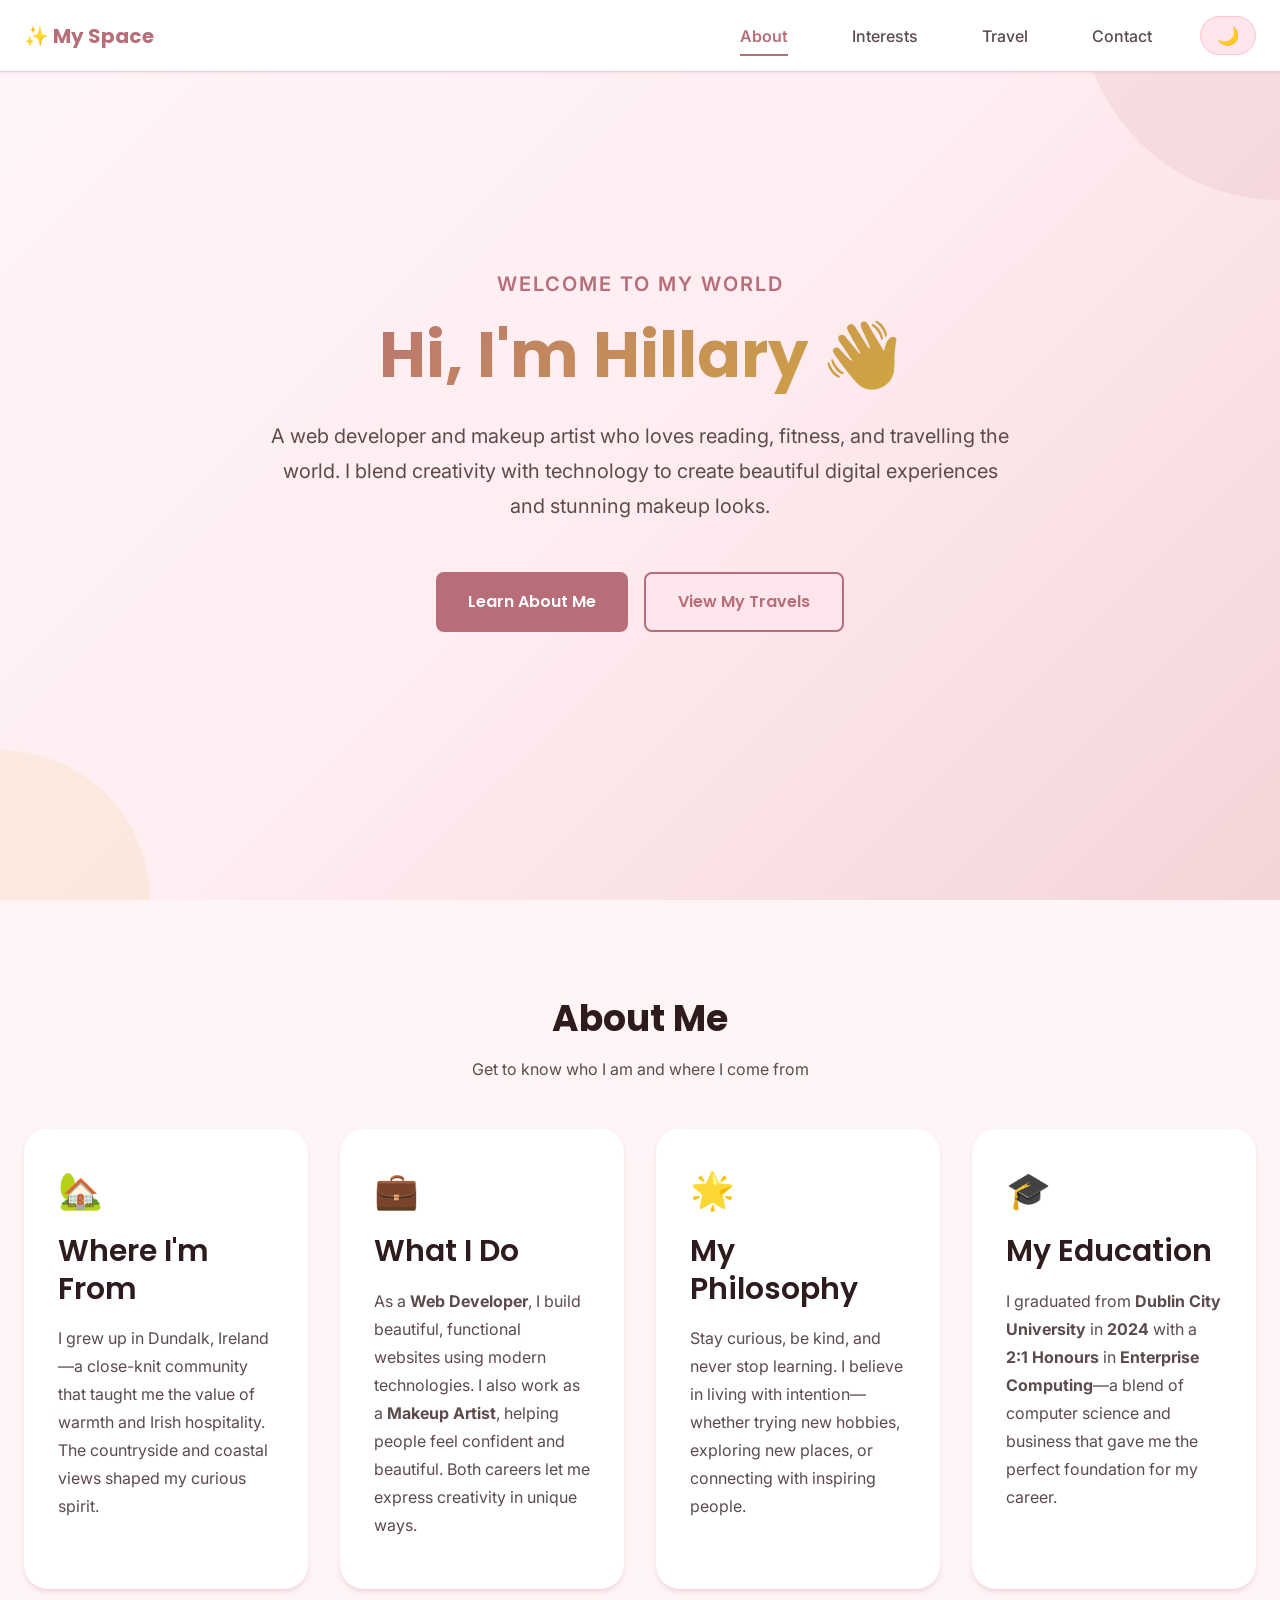
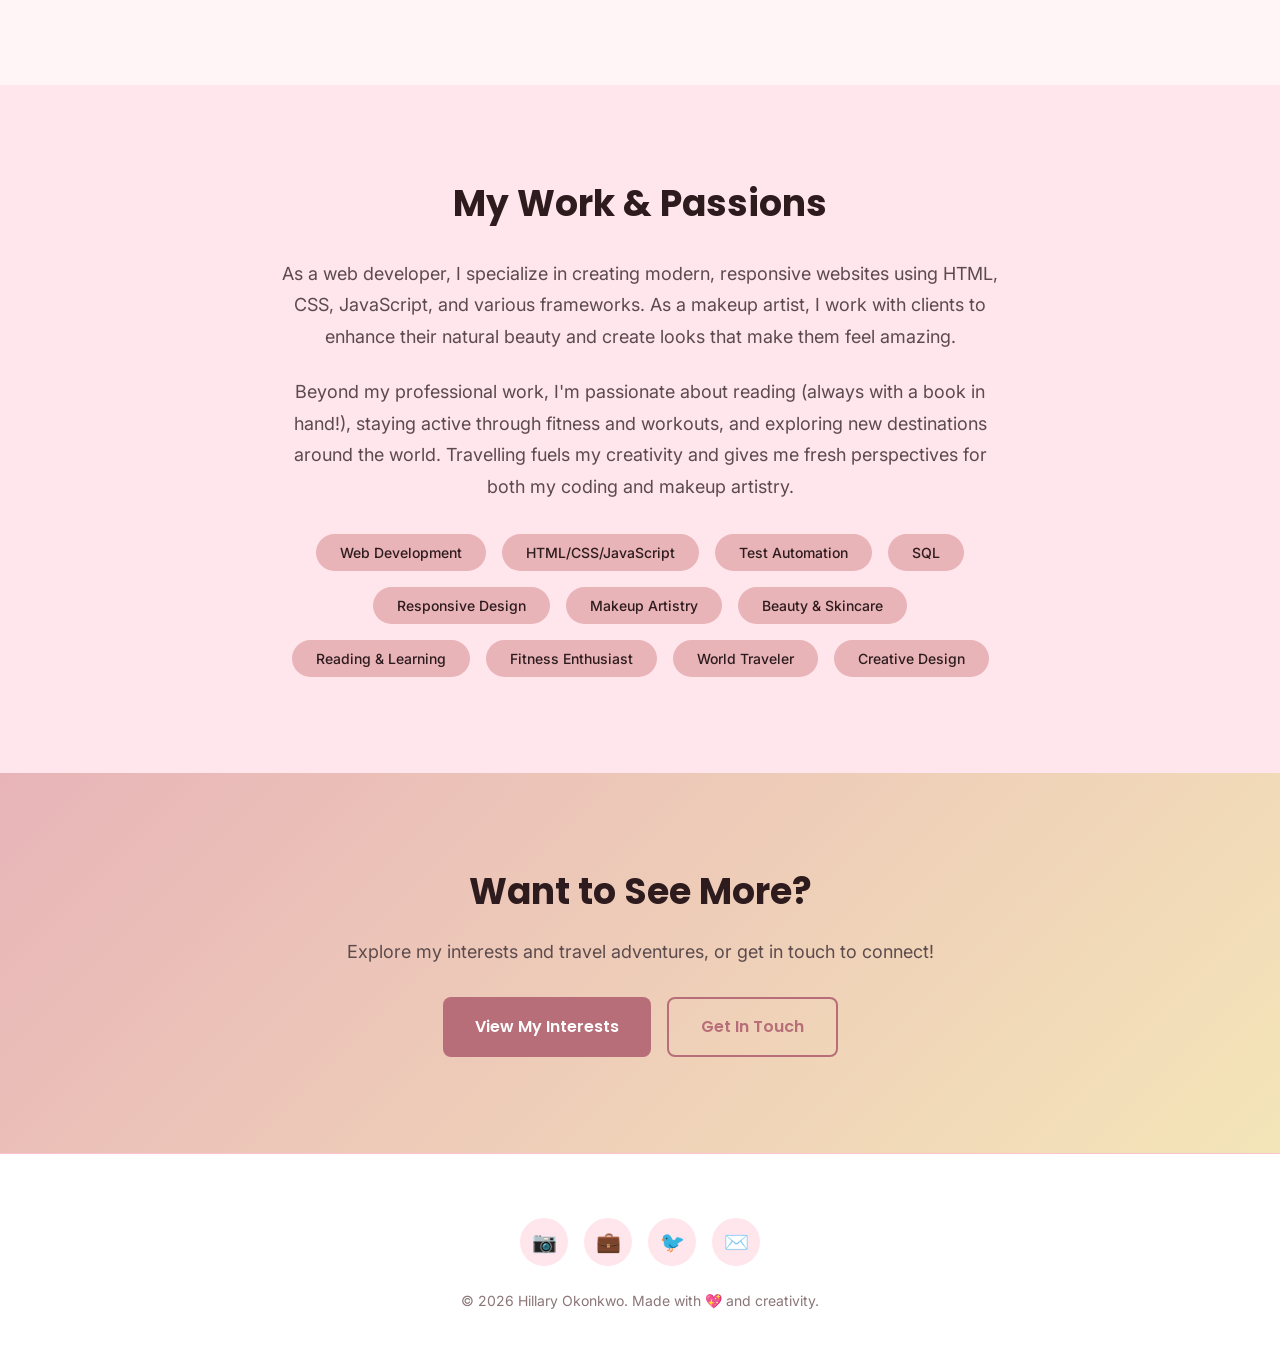
<file: index.html>
<!DOCTYPE html>
<html lang="en" data-theme="light">
<head>
  <meta charset="UTF-8">
  <meta name="viewport" content="width=device-width, initial-scale=1.0">
  <meta name="description" content="Welcome to my personal website - Learn about me, my interests, and my travels around the world.">
  <meta name="author" content="Hillary Okonkwo">
  
  <!-- Open Graph for Social Sharing -->
  <meta property="og:title" content="About Me - Personal Website">
  <meta property="og:description" content="Discover my story, interests, and travel adventures">
  <meta property="og:type" content="website">
  
  <title>About Me - Personal Website</title>
  
  <!-- Stylesheets -->
  <link rel="stylesheet" href="css/variables.css">
  <link rel="stylesheet" href="css/global.css">
  <link rel="stylesheet" href="css/components.css">
  <link rel="stylesheet" href="css/animations.css">
  <link rel="stylesheet" href="css/pages/home.css">
  
  <!-- Favicon -->
  <link rel="icon" href="data:image/svg+xml,<svg xmlns='http://www.w3.org/2000/svg' viewBox='0 0 100 100'><text y='.9em' font-size='90'>🌸</text></svg>">
</head>
<body>
  
  <!-- Navigation -->
  <nav class="navbar">
    <div class="container">
      <a href="index.html" class="navbar-brand">✨ My Space</a>
      
      <ul class="navbar-nav">
        <li><a href="index.html" class="nav-link active">About</a></li>
        <li><a href="pages/interests.html" class="nav-link">Interests</a></li>
        <li><a href="pages/travel.html" class="nav-link">Travel</a></li>
        <li><a href="pages/contact.html" class="nav-link">Contact</a></li>
        <li>
          <button class="theme-toggle" aria-label="Toggle dark mode">
            <span class="theme-toggle-icon">🌙</span>
          </button>
        </li>
      </ul>
      
      <button class="mobile-menu-toggle" aria-label="Toggle mobile menu">
        <span class="menu-icon">☰</span>
      </button>
    </div>
  </nav>
  
  <!-- Hero Section -->
  <section class="hero">
    <div class="hero-decoration decoration-1"></div>
    <div class="hero-decoration decoration-2"></div>
    
    <div class="container hero-content">
      <p class="hero-subtitle fade-in">Welcome to my world</p>
      <h1 class="hero-title fade-in">Hi, I'm Hillary 👋</h1>
      <p class="hero-description fade-in">
        A web developer and makeup artist who loves reading, fitness, and travelling the world. I blend creativity with technology to create beautiful digital experiences and stunning makeup looks.
      </p>
      <div class="hero-cta fade-in">
        <a href="#about" class="btn btn-primary">Learn About Me</a>
        <a href="pages/travel.html" class="btn btn-secondary">View My Travels</a>
      </div>
    </div>
  </section>
  
  <!-- About Section -->
  <section id="about" class="about-section">
    <div class="container">
      <h2 class="text-center fade-in">About Me</h2>
      <p class="text-center text-secondary mb-2xl fade-in">
        Get to know who I am and where I come from
      </p>
      
      <div class="about-grid" data-stagger>
        <div class="about-card fade-in">
          <span class="about-icon">🏡</span>
          <h3>Where I'm From</h3>
          <p>
            I grew up in Dundalk, Ireland—a close-knit community that taught me the value of warmth and Irish hospitality. The countryside and coastal views shaped my curious spirit.
          </p>
        </div>
        
        <div class="about-card fade-in">
          <span class="about-icon">💼</span>
          <h3>What I Do</h3>
          <p>
            As a <strong>Web Developer</strong>, I build beautiful, functional websites using modern technologies. I also work as a <strong>Makeup Artist</strong>, helping people feel confident and beautiful. Both careers let me express creativity in unique ways.
          </p>
        </div>
        
        <div class="about-card fade-in">
          <span class="about-icon">🌟</span>
          <h3>My Philosophy</h3>
          <p>
            Stay curious, be kind, and never stop learning. I believe in living with intention—whether trying new hobbies, exploring new places, or connecting with inspiring people.
          </p>
        </div>
        
        <div class="about-card fade-in">
          <span class="about-icon">🎓</span>
          <h3>My Education</h3>
          <p>
            I graduated from <strong>Dublin City University</strong> in <strong>2024</strong> with a <strong>2:1 Honours</strong> in <strong>Enterprise Computing</strong>—a blend of computer science and business that gave me the perfect foundation for my career.
          </p>
        </div>
      </div>
    </div>
  </section>
  
  <!-- Work Section -->
  <section class="work-section">
    <div class="container work-content">
      <h2 class="fade-in">My Work & Passions</h2>
      <p class="fade-in">
        As a web developer, I specialize in creating modern, responsive websites using HTML, CSS, JavaScript, and various frameworks. As a makeup artist, I work with clients to enhance their natural beauty and create looks that make them feel amazing.
      </p>
      <p class="fade-in">
        Beyond my professional work, I'm passionate about reading (always with a book in hand!), staying active through fitness and workouts, and exploring new destinations around the world. Travelling fuels my creativity and gives me fresh perspectives for both my coding and makeup artistry.
      </p>
      
      <div class="skills-list fade-in">
        <span class="skill-tag">Web Development</span>
        <span class="skill-tag">HTML/CSS/JavaScript</span>
        <span class="skill-tag">Test Automation</span>
        <span class="skill-tag">SQL</span>
        <span class="skill-tag">Responsive Design</span>
        <span class="skill-tag">Makeup Artistry</span>
        <span class="skill-tag">Beauty & Skincare</span>
        <span class="skill-tag">Reading & Learning</span>
        <span class="skill-tag">Fitness Enthusiast</span>
        <span class="skill-tag">World Traveler</span>
        <span class="skill-tag">Creative Design</span>
      </div>
    </div>
  </section>
  
  <!-- CTA Section -->
  <section class="cta-section">
    <div class="container">
      <h2 class="fade-in">Want to See More?</h2>
      <p class="fade-in">
        Explore my interests and travel adventures, or get in touch to connect!
      </p>
      <div class="hero-cta fade-in">
        <a href="pages/interests.html" class="btn btn-primary">View My Interests</a>
        <a href="pages/contact.html" class="btn btn-outline">Get In Touch</a>
      </div>
    </div>
  </section>
  
  <!-- Footer -->
  <footer class="footer">
    <div class="container footer-content">
      <div class="social-links">
        <a href="#" class="social-link" aria-label="Instagram">📷</a>
        <a href="#" class="social-link" aria-label="LinkedIn">💼</a>
        <a href="#" class="social-link" aria-label="Twitter">🐦</a>
        <a href="#" class="social-link" aria-label="Email">✉️</a>
      </div>
      <p class="footer-text">
        © 2026 Hillary Okonkwo. Made with 💖 and creativity.
      </p>
    </div>
  </footer>
  
  <!-- Scripts -->
  <script src="js/nav.js"></script>
  <script src="js/theme.js"></script>
  <script src="js/animations.js"></script>
</body>
</html>
</file>
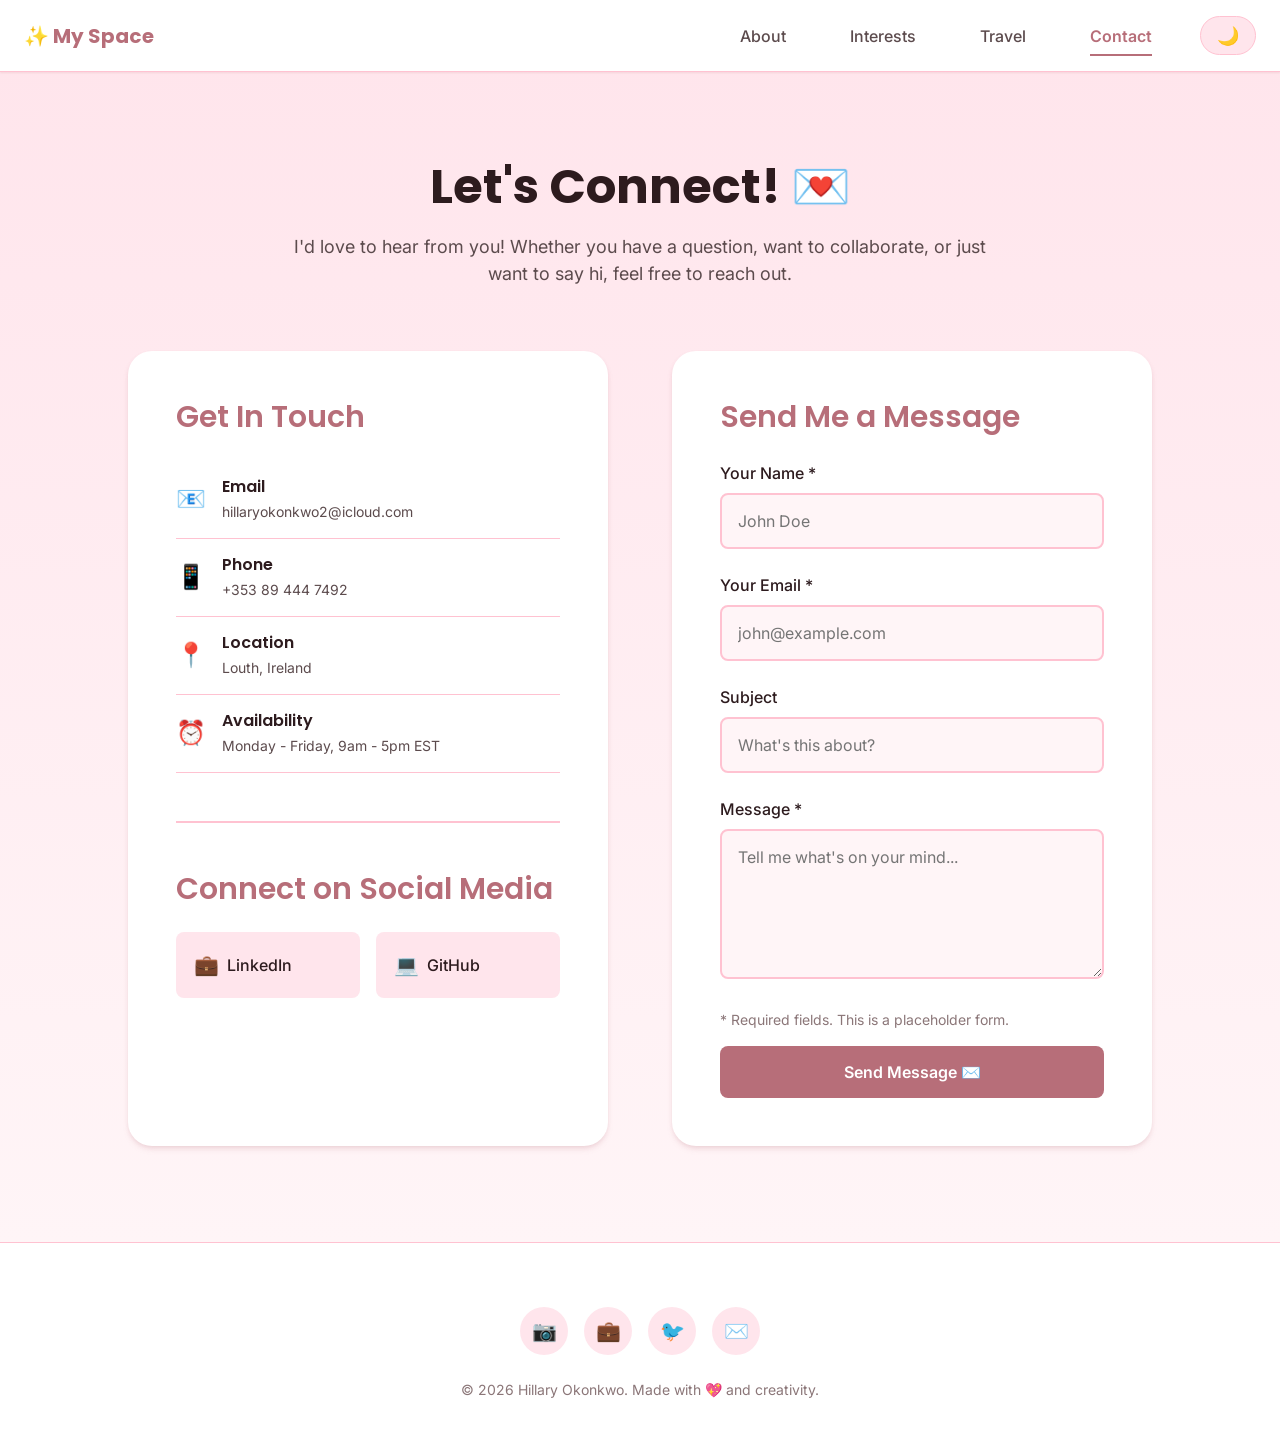
<file: pages/contact.html>
<!DOCTYPE html>
<html lang="en" data-theme="light">
<head>
  <meta charset="UTF-8">
  <meta name="viewport" content="width=device-width, initial-scale=1.0">
  <meta name="description" content="Get in touch with me - let's connect and create something amazing together!">
  <title>Contact Me - Personal Website</title>
  
  <!-- Stylesheets -->
  <link rel="stylesheet" href="../css/variables.css">
  <link rel="stylesheet" href="../css/global.css">
  <link rel="stylesheet" href="../css/components.css">
  <link rel="stylesheet" href="../css/animations.css">
  
  <!-- Favicon -->
  <link rel="icon" href="data:image/svg+xml,<svg xmlns='http://www.w3.org/2000/svg' viewBox='0 0 100 100'><text y='.9em' font-size='90'>🌸</text></svg>">
  
  <style>
    .contact-section {
      padding: var(--spacing-4xl) 0;
      margin-top: 61px;
      background: linear-gradient(
        to bottom,
        var(--color-surface-elevated),
        var(--color-background)
      );
    }
    
    .contact-header {
      text-align: center;
      margin-bottom: var(--spacing-3xl);
    }
    
    .contact-container {
      display: grid;
      grid-template-columns: 1fr 1fr;
      gap: var(--spacing-3xl);
      max-width: var(--max-width-lg);
      margin: 0 auto;
    }
    
    .contact-info {
      background-color: var(--color-surface);
      padding: var(--spacing-2xl);
      border-radius: var(--radius-xl);
      box-shadow: var(--shadow-md);
    }
    
    .contact-info h3 {
      margin-bottom: var(--spacing-lg);
      color: var(--color-primary);
    }
    
    .contact-method {
      display: flex;
      align-items: center;
      gap: var(--spacing-md);
      padding: var(--spacing-md) 0;
      border-bottom: 1px solid var(--color-border);
    }
    
    .contact-method:last-child {
      border-bottom: none;
    }
    
    .contact-icon {
      font-size: var(--font-size-2xl);
      color: var(--color-primary);
    }
    
    .contact-details h4 {
      font-size: var(--font-size-base);
      margin: 0 0 var(--spacing-xs) 0;
      color: var(--color-text-primary);
    }
    
    .contact-details p {
      margin: 0;
      color: var(--color-text-secondary);
      font-size: var(--font-size-sm);
    }
    
    .social-connect {
      margin-top: var(--spacing-2xl);
      padding-top: var(--spacing-2xl);
      border-top: 2px solid var(--color-border);
    }
    
    .social-grid {
      display: grid;
      grid-template-columns: repeat(2, 1fr);
      gap: var(--spacing-md);
      margin-top: var(--spacing-lg);
    }
    
    .social-card {
      display: flex;
      align-items: center;
      gap: var(--spacing-sm);
      padding: var(--spacing-md);
      background-color: var(--color-surface-elevated);
      border-radius: var(--radius-md);
      text-decoration: none;
      transition: all var(--transition-fast);
      border: 2px solid transparent;
    }
    
    .social-card:hover {
      background-color: var(--color-primary-light);
      border-color: var(--color-primary);
      transform: translateY(-2px);
    }
    
    .social-card span:first-child {
      font-size: var(--font-size-xl);
    }
    
    .social-card span:last-child {
      font-weight: var(--font-weight-medium);
      color: var(--color-text-primary);
    }
    
    .contact-form {
      background-color: var(--color-surface);
      padding: var(--spacing-2xl);
      border-radius: var(--radius-xl);
      box-shadow: var(--shadow-md);
    }
    
    .contact-form h3 {
      margin-bottom: var(--spacing-lg);
      color: var(--color-primary);
    }
    
    .form-group {
      margin-bottom: var(--spacing-lg);
    }
    
    .form-label {
      display: block;
      margin-bottom: var(--spacing-sm);
      font-weight: var(--font-weight-medium);
      color: var(--color-text-primary);
    }
    
    .form-input,
    .form-textarea {
      width: 100%;
      padding: var(--spacing-md);
      border: 2px solid var(--color-border);
      border-radius: var(--radius-md);
      font-family: var(--font-family-secondary);
      font-size: var(--font-size-base);
      color: var(--color-text-primary);
      background-color: var(--color-background);
      transition: all var(--transition-fast);
    }
    
    .form-input:focus,
    .form-textarea:focus {
      outline: none;
      border-color: var(--color-primary);
      box-shadow: 0 0 0 3px rgba(183, 110, 121, 0.1);
    }
    
    .form-textarea {
      min-height: 150px;
      resize: vertical;
    }
    
    .form-note {
      font-size: var(--font-size-sm);
      color: var(--color-text-tertiary);
      margin-top: var(--spacing-sm);
    }
    
    .submit-btn {
      width: 100%;
      padding: var(--spacing-md) var(--spacing-xl);
      background-color: var(--color-primary);
      color: white;
      border: none;
      border-radius: var(--radius-md);
      font-size: var(--font-size-base);
      font-weight: var(--font-weight-semibold);
      cursor: pointer;
      transition: all var(--transition-fast);
    }
    
    .submit-btn:hover {
      background-color: var(--color-primary-dark);
      transform: translateY(-2px);
      box-shadow: var(--shadow-lg);
    }
    
    .submit-btn:active {
      transform: translateY(0);
    }
    
    @media (max-width: 768px) {
      .contact-container {
        grid-template-columns: 1fr;
        gap: var(--spacing-xl);
      }
      
      .social-grid {
        grid-template-columns: 1fr;
      }
      
      .contact-section {
        padding: var(--spacing-3xl) 0;
      }
    }
  </style>
</head>
<body>
  
  <!-- Navigation -->
  <nav class="navbar">
    <div class="container">
      <a href="../index.html" class="navbar-brand">✨ My Space</a>
      
      <ul class="navbar-nav">
        <li><a href="../index.html" class="nav-link">About</a></li>
        <li><a href="interests.html" class="nav-link">Interests</a></li>
        <li><a href="travel.html" class="nav-link">Travel</a></li>
        <li><a href="contact.html" class="nav-link active">Contact</a></li>
        <li>
          <button class="theme-toggle" aria-label="Toggle dark mode">
            <span class="theme-toggle-icon">🌙</span>
          </button>
        </li>
      </ul>
      
      <button class="mobile-menu-toggle" aria-label="Toggle mobile menu">
        <span class="menu-icon">☰</span>
      </button>
    </div>
  </nav>
  
  <!-- Contact Section -->
  <section class="contact-section">
    <div class="container">
      
      <div class="contact-header fade-in">
        <h1>Let's Connect! 💌</h1>
        <p style="font-size: var(--font-size-lg); color: var(--color-text-secondary); max-width: 700px; margin: 0 auto;">
          I'd love to hear from you! Whether you have a question, want to collaborate, or just want to say hi, feel free to reach out.
        </p>
      </div>
      
      <div class="contact-container">
        
        <!-- Contact Information -->
        <div class="contact-info fade-in">
          <h3>Get In Touch</h3>
          
          <div class="contact-method">
            <span class="contact-icon">📧</span>
            <div class="contact-details">
              <h4>Email</h4>
              <p>hillaryokonkwo2@icloud.com</p>
            </div>
          </div>
          
          <div class="contact-method">
            <span class="contact-icon">📱</span>
            <div class="contact-details">
              <h4>Phone</h4>
              <p>+353 89 444 7492</p>
            </div>
          </div>
          
          <div class="contact-method">
            <span class="contact-icon">📍</span>
            <div class="contact-details">
              <h4>Location</h4>
              <p>Louth, Ireland</p>
            </div>
          </div>
          
          <div class="contact-method">
            <span class="contact-icon">⏰</span>
            <div class="contact-details">
              <h4>Availability</h4>
              <p>Monday - Friday, 9am - 5pm EST</p>
            </div>
          </div>
          
          <div class="social-connect">
            <h3>Connect on Social Media</h3>
            <div class="social-grid">
              <a href="https://ie.linkedin.com/in/hillaryokonkwo" class="social-card" target="_blank" rel="noopener noreferrer">
                <span>💼</span>
                <span>LinkedIn</span>
              </a>
              <a href="https://github.com/hillaryokonkwo1" class="social-card" target="_blank" rel="noopener noreferrer">
                <span>💻</span>
                <span>GitHub</span>
              </a>
            </div>
          </div>
        </div>
        
        <!-- Contact Form -->
        <div class="contact-form fade-in">
          <h3>Send Me a Message</h3>
          <form id="contactForm">
            
            <div class="form-group">
              <label for="name" class="form-label">Your Name *</label>
              <input 
                type="text" 
                id="name" 
                name="name" 
                class="form-input" 
                placeholder="John Doe"
                required
              >
            </div>
            
            <div class="form-group">
              <label for="email" class="form-label">Your Email *</label>
              <input 
                type="email" 
                id="email" 
                name="email" 
                class="form-input" 
                placeholder="john@example.com"
                required
              >
            </div>
            
            <div class="form-group">
              <label for="subject" class="form-label">Subject</label>
              <input 
                type="text" 
                id="subject" 
                name="subject" 
                class="form-input" 
                placeholder="What's this about?"
              >
            </div>
            
            <div class="form-group">
              <label for="message" class="form-label">Message *</label>
              <textarea 
                id="message" 
                name="message" 
                class="form-textarea" 
                placeholder="Tell me what's on your mind..."
                required
              ></textarea>
            </div>
            
            <p class="form-note">
              * Required fields. This is a placeholder form.
            </p>
            
            <button type="submit" class="submit-btn">
              Send Message ✉️
            </button>
            
          </form>
        </div>
        
      </div>
      
    </div>
  </section>
  
  <!-- Footer -->
  <footer class="footer">
    <div class="container footer-content">
      <div class="social-links">
        <a href="#" class="social-link" aria-label="Instagram">📷</a>
        <a href="#" class="social-link" aria-label="LinkedIn">💼</a>
        <a href="#" class="social-link" aria-label="Twitter">🐦</a>
        <a href="#" class="social-link" aria-label="Email">✉️</a>
      </div>
      <p class="footer-text">
        © 2026 Hillary Okonkwo. Made with 💖 and creativity.
      </p>
    </div>
  </footer>
  
  <!-- Scripts -->
  <script src="../js/nav.js"></script>
  <script src="../js/theme.js"></script>
  <script src="../js/animations.js"></script>
  
  <script>
    // Contact form placeholder functionality
    document.getElementById('contactForm').addEventListener('submit', (e) => {
      e.preventDefault();
      
      const formData = new FormData(e.target);
      const data = Object.fromEntries(formData);
      
      // Show success message (placeholder)
      alert(`Thank you for your message, ${data.name}! This is a placeholder form. To make it functional, integrate a service like Formspree, EmailJS, or Netlify Forms.`);
      
      // Reset form
      e.target.reset();
      
      // In a real implementation, you would send the data to a backend service here
      console.log('Form data:', data);
    });
  </script>
</body>
</html>
</file>
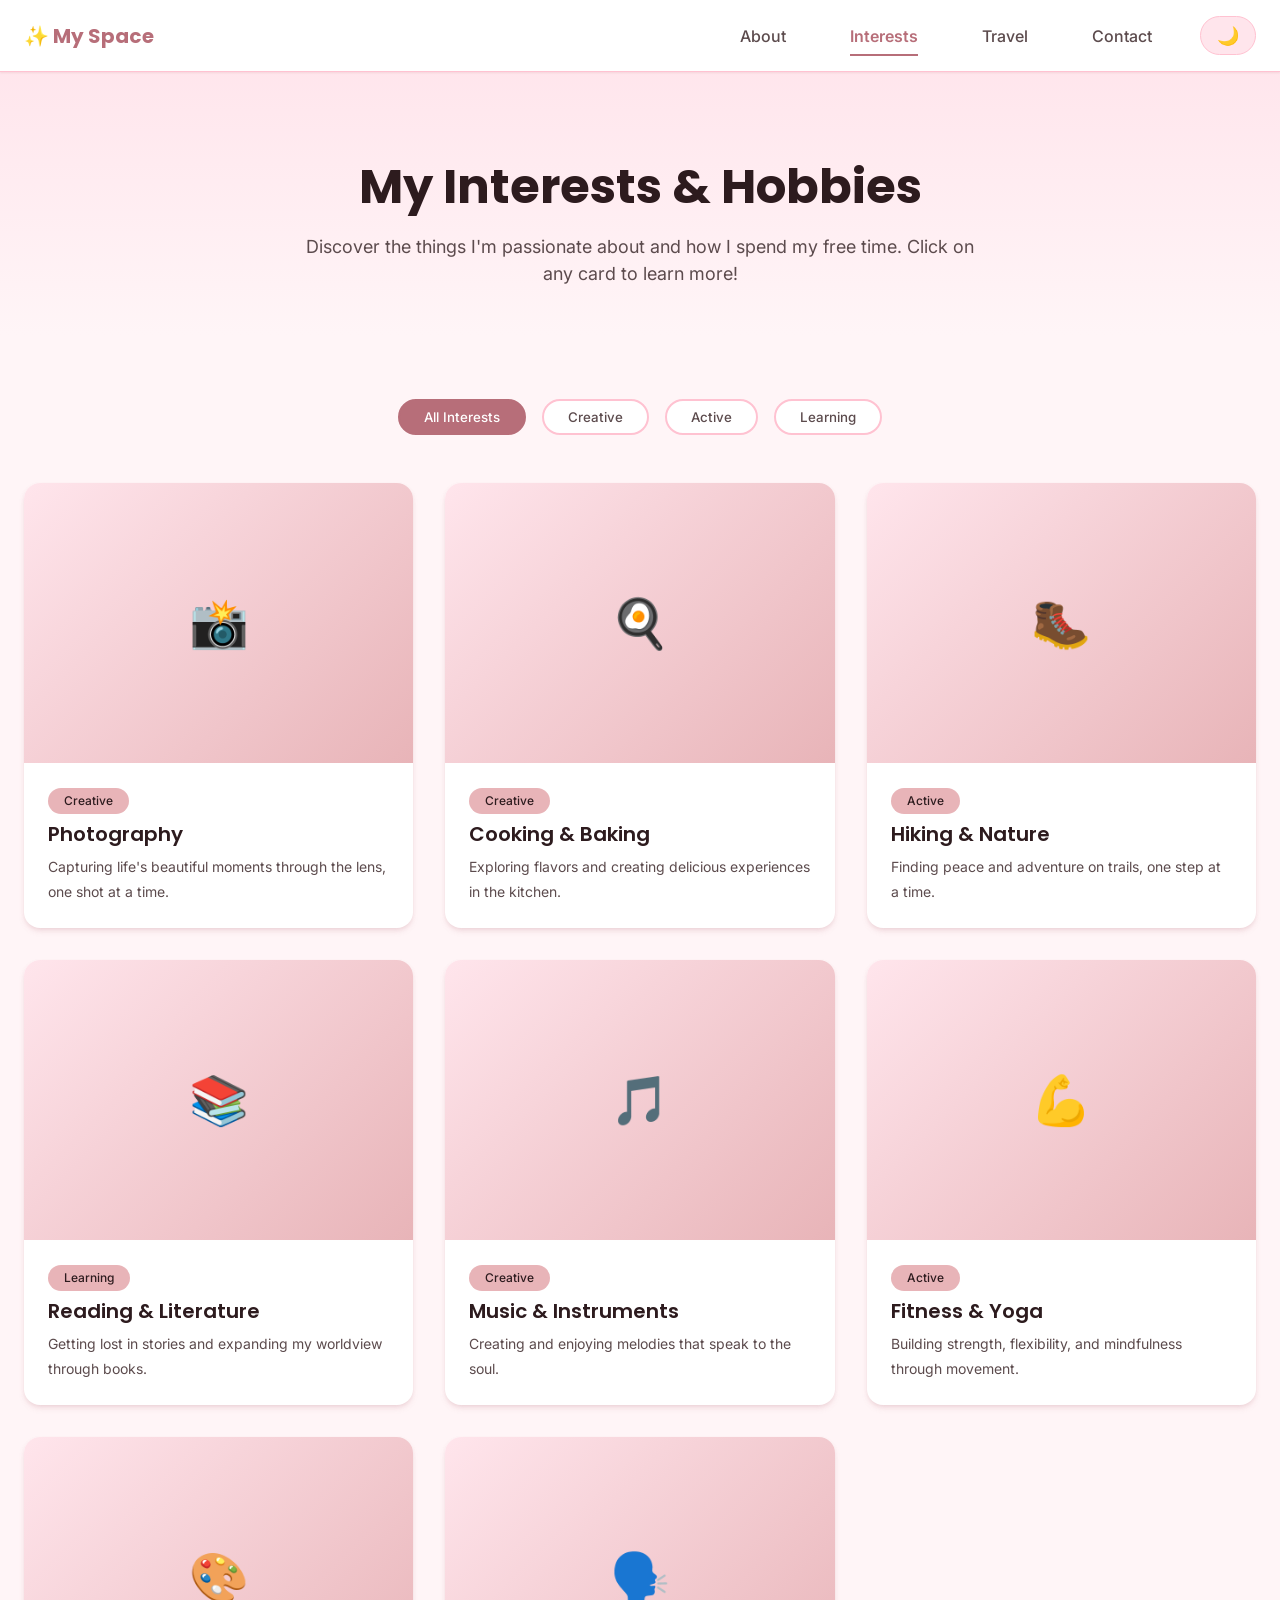
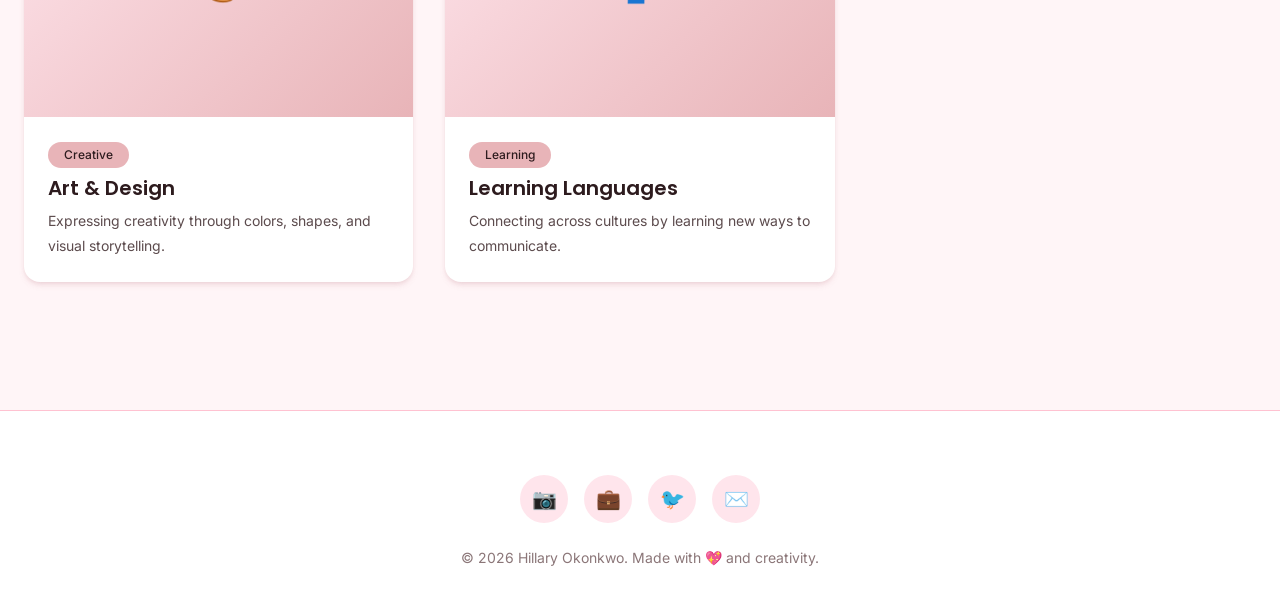
<file: pages/interests.html>
<!DOCTYPE html>
<html lang="en" data-theme="light">
<head>
  <meta charset="UTF-8">
  <meta name="viewport" content="width=device-width, initial-scale=1.0">
  <meta name="description" content="Explore my diverse interests and hobbies - from photography to cooking and everything in between.">
  <title>My Interests - Personal Website</title>
  
  <!-- Stylesheets -->
  <link rel="stylesheet" href="../css/variables.css">
  <link rel="stylesheet" href="../css/global.css">
  <link rel="stylesheet" href="../css/components.css">
  <link rel="stylesheet" href="../css/animations.css">
  <link rel="stylesheet" href="../css/pages/interests.css">
  
  <!-- Favicon -->
  <link rel="icon" href="data:image/svg+xml,<svg xmlns='http://www.w3.org/2000/svg' viewBox='0 0 100 100'><text y='.9em' font-size='90'>🌸</text></svg>">
</head>
<body>
  
  <!-- Navigation -->
  <nav class="navbar">
    <div class="container">
      <a href="../index.html" class="navbar-brand">✨ My Space</a>
      
      <ul class="navbar-nav">
        <li><a href="../index.html" class="nav-link">About</a></li>
        <li><a href="interests.html" class="nav-link active">Interests</a></li>
        <li><a href="travel.html" class="nav-link">Travel</a></li>
        <li><a href="contact.html" class="nav-link">Contact</a></li>
        <li>
          <button class="theme-toggle" aria-label="Toggle dark mode">
            <span class="theme-toggle-icon">🌙</span>
          </button>
        </li>
      </ul>
      
      <button class="mobile-menu-toggle" aria-label="Toggle mobile menu">
        <span class="menu-icon">☰</span>
      </button>
    </div>
  </nav>
  
  <!-- Page Header -->
  <header class="page-header">
    <div class="container">
      <h1 class="fade-in">My Interests & Hobbies</h1>
      <p class="fade-in">
        Discover the things I'm passionate about and how I spend my free time. Click on any card to learn more!
      </p>
    </div>
  </header>
  
  <!-- Gallery Section -->
  <section class="gallery-section">
    <div class="container">
      
      <!-- Filter Buttons -->
      <div class="gallery-filters fade-in">
        <button class="filter-btn active" data-filter="all">All Interests</button>
        <button class="filter-btn" data-filter="creative">Creative</button>
        <button class="filter-btn" data-filter="active">Active</button>
        <button class="filter-btn" data-filter="learning">Learning</button>
      </div>
      
      <!-- Gallery Grid -->
      <div class="gallery-grid" data-stagger>
        
        <!-- Interest Card 1: Photography -->
        <div class="interest-card" 
             data-category="creative" 
             data-title="Photography"
             data-description="I love capturing moments through my lens. From stunning landscapes to candid portraits, photography helps me see the world differently. My favorite subjects include nature, architecture, and street photography. Each photo tells a story, freezes a memory, and allows me to express my creative vision.">
          <div class="interest-card-image">📸</div>
          <div class="interest-card-body">
            <span class="interest-tag">Creative</span>
            <h3 class="interest-card-title">Photography</h3>
            <p class="interest-card-description">
              Capturing life's beautiful moments through the lens, one shot at a time.
            </p>
          </div>
        </div>
        
        <!-- Interest Card 2: Cooking -->
        <div class="interest-card" 
             data-category="creative" 
             data-title="Cooking & Baking"
             data-description="The kitchen is my creative playground. I enjoy experimenting with flavors from different cuisines and recreating dishes from my travels. Whether it's perfecting a recipe or improvising with what's in the fridge, cooking brings me joy and allows me to share love through food.">
          <div class="interest-card-image">🍳</div>
          <div class="interest-card-body">
            <span class="interest-tag">Creative</span>
            <h3 class="interest-card-title">Cooking & Baking</h3>
            <p class="interest-card-description">
              Exploring flavors and creating delicious experiences in the kitchen.
            </p>
          </div>
        </div>
        
        <!-- Interest Card 3: Hiking -->
        <div class="interest-card" 
             data-category="active" 
             data-title="Hiking & Nature"
             data-description="There's nothing quite like the peace I find on a mountain trail. Hiking allows me to disconnect from the digital world and reconnect with nature. From challenging summit climbs to peaceful forest walks, every hike is an adventure. I'm always planning my next outdoor escape.">
          <div class="interest-card-image">🥾</div>
          <div class="interest-card-body">
            <span class="interest-tag">Active</span>
            <h3 class="interest-card-title">Hiking & Nature</h3>
            <p class="interest-card-description">
              Finding peace and adventure on trails, one step at a time.
            </p>
          </div>
        </div>
        
        <!-- Interest Card 4: Reading -->
        <div class="interest-card" 
             data-category="learning" 
             data-title="Reading & Literature"
             data-description="Books are windows to different worlds and perspectives.  Reading expands my mind, fuels my creativity, and provides endless inspiration. Currently reading: 'Eat, Pray, Love' by Elizabeth Gilbert.">
          <div class="interest-card-image">📚</div>
          <div class="interest-card-body">
            <span class="interest-tag">Learning</span>
            <h3 class="interest-card-title">Reading & Literature</h3>
            <p class="interest-card-description">
              Getting lost in stories and expanding my worldview through books.
            </p>
          </div>
        </div>
        
        <!-- Interest Card 5: Music -->
        <div class="interest-card" 
             data-category="creative" 
             data-title="Music & Playing Instruments"
             data-description="Music is the soundtrack to my life. I play the guitar and love discovering new artists and genres. Music brings color to my days.">
          <div class="interest-card-image">🎵</div>
          <div class="interest-card-body">
            <span class="interest-tag">Creative</span>
            <h3 class="interest-card-title">Music & Instruments</h3>
            <p class="interest-card-description">
              Creating and enjoying melodies that speak to the soul.
            </p>
          </div>
        </div>
        
        <!-- Interest Card 6: Fitness -->
        <div class="interest-card" 
             data-category="active" 
             data-title="Fitness & Yoga"
             data-description="Staying active is essential for my physical and mental well-being. My fitness routine includes running, strength training, cycling. I believe in balanced movement that makes me feel strong and energized. Fitness isn't just about physical health—it's about building discipline, confidence, and resilience.">
          <div class="interest-card-image">💪</div>
          <div class="interest-card-body">
            <span class="interest-tag">Active</span>
            <h3 class="interest-card-title">Fitness & Yoga</h3>
            <p class="interest-card-description">
              Building strength, flexibility, and mindfulness through movement.
            </p>
          </div>
        </div>
        
        <!-- Interest Card 7: Art & Design -->
        <div class="interest-card" 
             data-category="creative" 
             data-title="Art & Design"
             data-description="I express myself through various forms of visual art including painting, digital design, sketching, and calligraphy. Art allows me to process emotions, experiment with ideas, and create beauty. I'm constantly inspired by nature, architecture, and other artists, and I love exploring new techniques and mediums.">
          <div class="interest-card-image">🎨</div>
          <div class="interest-card-body">
            <span class="interest-tag">Creative</span>
            <h3 class="interest-card-title">Art & Design</h3>
            <p class="interest-card-description">
              Expressing creativity through colors, shapes, and visual storytelling.
            </p>
          </div>
        </div>
        
        <!-- Interest Card 8: Learning Languages -->
        <div class="interest-card" 
             data-category="learning" 
             data-title="Learning Languages"
             data-description="Language learning opens doors to new cultures and connections. I'm currently learning French and find joy in being able to communicate across cultures. Each new word or phrase feels like unlocking a secret code. Languages help me travel more meaningfully and understand the world from different perspectives.">
          <div class="interest-card-image">🗣️</div>
          <div class="interest-card-body">
            <span class="interest-tag">Learning</span>
            <h3 class="interest-card-title">Learning Languages</h3>
            <p class="interest-card-description">
              Connecting across cultures by learning new ways to communicate.
            </p>
          </div>
        </div>
        
      </div>
    </div>
  </section>
  
  <!-- Modal for Interest Details -->
  <div class="modal" id="interestModal">
    <div class="modal-backdrop"></div>
    <div class="modal-content">
      <div class="modal-header">
        <h2 class="modal-title">Interest Title</h2>
        <button class="modal-close" aria-label="Close modal">&times;</button>
      </div>
      <div class="modal-body">
        <!-- Content will be dynamically inserted by JavaScript -->
      </div>
    </div>
  </div>
  
  <!-- Footer -->
  <footer class="footer">
    <div class="container footer-content">
      <div class="social-links">
        <a href="#" class="social-link" aria-label="Instagram">📷</a>
        <a href="#" class="social-link" aria-label="LinkedIn">💼</a>
        <a href="#" class="social-link" aria-label="Twitter">🐦</a>
        <a href="#" class="social-link" aria-label="Email">✉️</a>
      </div>
      <p class="footer-text">
        © 2026 Hillary Okonkwo. Made with 💖 and creativity.
      </p>
    </div>
  </footer>
  
  <!-- Scripts -->
  <script src="../js/nav.js"></script>
  <script src="../js/theme.js"></script>
  <script src="../js/animations.js"></script>
  <script src="../js/gallery.js"></script>
</body>
</html>
</file>
<file: css/variables.css>
/* Design System - CSS Custom Properties */
:root {
  /* Rose Gold / Blush Color Palette - Light Mode */
  --color-primary: #B76E79;
  --color-primary-light: #E8B4B8;
  --color-primary-dark: #8B5663;
  
  --color-accent: #D4AF37; /* Gold accent */
  --color-accent-light: #F4E5B8;
  
  --color-background: #FFF5F7;
  --color-surface: #FFFFFF;
  --color-surface-elevated: #FFE5EC;
  
  --color-text-primary: #2D1B1E;
  --color-text-secondary: #5C4B4D;
  --color-text-tertiary: #8B7678;
  
  --color-border: #FFC2D1;
  --color-shadow: rgba(183, 110, 121, 0.15);
  
  /* Typography */
  --font-family-primary: 'Poppins', -apple-system, BlinkMacSystemFont, 'Segoe UI', sans-serif;
  --font-family-secondary: 'Inter', -apple-system, BlinkMacSystemFont, 'Segoe UI', sans-serif;
  
  --font-size-xs: 0.75rem;    /* 12px */
  --font-size-sm: 0.875rem;   /* 14px */
  --font-size-base: 1rem;     /* 16px */
  --font-size-lg: 1.125rem;   /* 18px */
  --font-size-xl: 1.25rem;    /* 20px */
  --font-size-2xl: 1.5rem;    /* 24px */
  --font-size-3xl: 1.875rem;  /* 30px */
  --font-size-4xl: 2.25rem;   /* 36px */
  --font-size-5xl: 3rem;      /* 48px */
  
  --font-weight-normal: 400;
  --font-weight-medium: 500;
  --font-weight-semibold: 600;
  --font-weight-bold: 700;
  
  --line-height-tight: 1.25;
  --line-height-normal: 1.5;
  --line-height-relaxed: 1.75;
  
  /* Spacing Scale */
  --spacing-xs: 0.25rem;   /* 4px */
  --spacing-sm: 0.5rem;    /* 8px */
  --spacing-md: 1rem;      /* 16px */
  --spacing-lg: 1.5rem;    /* 24px */
  --spacing-xl: 2rem;      /* 32px */
  --spacing-2xl: 3rem;     /* 48px */
  --spacing-3xl: 4rem;     /* 64px */
  --spacing-4xl: 6rem;     /* 96px */
  
  /* Border Radius */
  --radius-sm: 0.25rem;    /* 4px */
  --radius-md: 0.5rem;     /* 8px */
  --radius-lg: 1rem;       /* 16px */
  --radius-xl: 1.5rem;     /* 24px */
  --radius-full: 9999px;
  
  /* Shadows */
  --shadow-sm: 0 1px 2px 0 var(--color-shadow);
  --shadow-md: 0 4px 6px -1px var(--color-shadow), 0 2px 4px -1px var(--color-shadow);
  --shadow-lg: 0 10px 15px -3px var(--color-shadow), 0 4px 6px -2px var(--color-shadow);
  --shadow-xl: 0 20px 25px -5px var(--color-shadow), 0 10px 10px -5px var(--color-shadow);
  
  /* Transitions */
  --transition-fast: 150ms ease-in-out;
  --transition-base: 250ms ease-in-out;
  --transition-slow: 350ms ease-in-out;
  
  /* Layout */
  --max-width-sm: 640px;
  --max-width-md: 768px;
  --max-width-lg: 1024px;
  --max-width-xl: 1280px;
  --max-width-2xl: 1536px;
  
  /* Z-index Scale */
  --z-dropdown: 1000;
  --z-sticky: 1100;
  --z-fixed: 1200;
  --z-modal-backdrop: 1300;
  --z-modal: 1400;
  --z-popover: 1500;
  --z-tooltip: 1600;
}

/* Dark Mode Theme */
[data-theme="dark"] {
  --color-primary: #D4A5A5;
  --color-primary-light: #B08989;
  --color-primary-dark: #E8B4B8;
  
  --color-accent: #D4AF37;
  --color-accent-light: #C4A047;
  
  --color-background: #2D1B1E;
  --color-surface: #3D2A2D;
  --color-surface-elevated: #4A2C31;
  
  --color-text-primary: #F5E6E8;
  --color-text-secondary: #D4C4C6;
  --color-text-tertiary: #A89698;
  
  --color-border: #5C4346;
  --color-shadow: rgba(0, 0, 0, 0.3);
}

/* Smooth theme transition */
* {
  transition: background-color var(--transition-base),
              color var(--transition-base),
              border-color var(--transition-base);
}
</file>
<file: css/global.css>
/* Global Styles & Reset */

/* Import Google Fonts */
@import url('https://fonts.googleapis.com/css2?family=Inter:wght@400;500;600;700&family=Poppins:wght@400;500;600;700;800&display=swap');

/* Box Sizing Reset */
*,
*::before,
*::after {
  box-sizing: border-box;
  margin: 0;
  padding: 0;
}

/* Root Styles */
html {
  font-size: 16px;
  scroll-behavior: smooth;
  -webkit-font-smoothing: antialiased;
  -moz-osx-font-smoothing: grayscale;
}

body {
  font-family: var(--font-family-secondary);
  font-size: var(--font-size-base);
  font-weight: var(--font-weight-normal);
  line-height: var(--line-height-normal);
  color: var(--color-text-primary);
  background-color: var(--color-background);
  min-height: 100vh;
  overflow-x: hidden;
}

/* Typography */
h1, h2, h3, h4, h5, h6 {
  font-family: var(--font-family-primary);
  font-weight: var(--font-weight-bold);
  line-height: var(--line-height-tight);
  color: var(--color-text-primary);
  margin-bottom: var(--spacing-md);
}

h1 {
  font-size: var(--font-size-5xl);
  font-weight: var(--font-weight-bold);
}

h2 {
  font-size: var(--font-size-4xl);
  font-weight: var(--font-weight-bold);
}

h3 {
  font-size: var(--font-size-3xl);
  font-weight: var(--font-weight-semibold);
}

h4 {
  font-size: var(--font-size-2xl);
  font-weight: var(--font-weight-semibold);
}

h5 {
  font-size: var(--font-size-xl);
  font-weight: var(--font-weight-medium);
}

h6 {
  font-size: var(--font-size-lg);
  font-weight: var(--font-weight-medium);
}

p {
  margin-bottom: var(--spacing-md);
  color: var(--color-text-secondary);
}

a {
  color: var(--color-primary);
  text-decoration: none;
  transition: color var(--transition-fast);
}

a:hover {
  color: var(--color-primary-dark);
}

/* Lists */
ul, ol {
  list-style: none;
}

/* Images */
img {
  max-width: 100%;
  height: auto;
  display: block;
}

/* Buttons Reset */
button {
  background: none;
  border: none;
  font-family: inherit;
  cursor: pointer;
}

/* Container */
.container {
  width: 100%;
  max-width: var(--max-width-xl);
  margin: 0 auto;
  padding: 0 var(--spacing-lg);
}

.container-sm {
  max-width: var(--max-width-sm);
}

.container-md {
  max-width: var(--max-width-md);
}

.container-lg {
  max-width: var(--max-width-lg);
}

/* Section Spacing */
section {
  padding: var(--spacing-4xl) 0;
}

/* Utility Classes */
.text-center {
  text-align: center;
}

.text-primary {
  color: var(--color-primary);
}

.text-secondary {
  color: var(--color-text-secondary);
}

.text-tertiary {
  color: var(--color-text-tertiary);
}

.mb-0 { margin-bottom: 0; }
.mb-sm { margin-bottom: var(--spacing-sm); }
.mb-md { margin-bottom: var(--spacing-md); }
.mb-lg { margin-bottom: var(--spacing-lg); }
.mb-xl { margin-bottom: var(--spacing-xl); }
.mb-2xl { margin-bottom: var(--spacing-2xl); }

.mt-0 { margin-top: 0; }
.mt-sm { margin-top: var(--spacing-sm); }
.mt-md { margin-top: var(--spacing-md); }
.mt-lg { margin-top: var(--spacing-lg); }
.mt-xl { margin-top: var(--spacing-xl); }
.mt-2xl { margin-top: var(--spacing-2xl); }

/* Fade In Animation (used by Intersection Observer) */
.fade-in {
  opacity: 0;
  transform: translateY(30px);
  transition: opacity 0.6s ease-out, transform 0.6s ease-out;
}

.fade-in.visible {
  opacity: 1;
  transform: translateY(0);
}

/* Slide In Animations */
.slide-in-left {
  opacity: 0;
  transform: translateX(-50px);
  transition: opacity 0.6s ease-out, transform 0.6s ease-out;
}

.slide-in-left.visible {
  opacity: 1;
  transform: translateX(0);
}

.slide-in-right {
  opacity: 0;
  transform: translateX(50px);
  transition: opacity 0.6s ease-out, transform 0.6s ease-out;
}

.slide-in-right.visible {
  opacity: 1;
  transform: translateX(0);
}

/* Responsive Typography */
@media (max-width: 768px) {
  html {
    font-size: 14px;
  }
  
  h1 {
    font-size: var(--font-size-4xl);
  }
  
  h2 {
    font-size: var(--font-size-3xl);
  }
  
  h3 {
    font-size: var(--font-size-2xl);
  }
  
  section {
    padding: var(--spacing-3xl) 0;
  }
}

@media (max-width: 480px) {
  .container {
    padding: 0 var(--spacing-md);
  }
}
</file>
<file: css/components.css>
/* Reusable Components */

/* Navigation */
.navbar {
  position: fixed;
  top: 0;
  left: 0;
  right: 0;
  background-color: var(--color-surface);
  border-bottom: 1px solid var(--color-border);
  z-index: var(--z-fixed);
  box-shadow: var(--shadow-sm);
  transition: transform var(--transition-base);
}

.navbar .container {
  display: flex;
  justify-content: space-between;
  align-items: center;
  padding-top: var(--spacing-md);
  padding-bottom: var(--spacing-md);
}

.navbar-brand {
  font-family: var(--font-family-primary);
  font-size: var(--font-size-xl);
  font-weight: var(--font-weight-bold);
  color: var(--color-primary);
  text-decoration: none;
}

.navbar-nav {
  display: flex;
  gap: var(--spacing-xl);
  align-items: center;
}

.nav-link {
  font-weight: var(--font-weight-medium);
  color: var(--color-text-secondary);
  padding: var(--spacing-sm) var(--spacing-md);
  border-radius: var(--radius-md);
  transition: all var(--transition-fast);
  position: relative;
}

.nav-link:hover {
  color: var(--color-primary);
  background-color: var(--color-surface-elevated);
}

.nav-link.active {
  color: var(--color-primary);
  font-weight: var(--font-weight-semibold);
}

.nav-link.active::after {
  content: '';
  position: absolute;
  bottom: -2px;
  left: var(--spacing-md);
  right: var(--spacing-md);
  height: 2px;
  background-color: var(--color-primary);
}

/* Theme Toggle Button */
.theme-toggle {
  background-color: var(--color-surface-elevated);
  border: 1px solid var(--color-border);
  border-radius: var(--radius-full);
  padding: var(--spacing-sm) var(--spacing-md);
  display: flex;
  align-items: center;
  gap: var(--spacing-sm);
  cursor: pointer;
  transition: all var(--transition-fast);
}

.theme-toggle:hover {
  background-color: var(--color-primary-light);
  border-color: var(--color-primary);
  transform: scale(1.05);
}

.theme-toggle-icon {
  font-size: var(--font-size-lg);
}

/* Mobile Menu Toggle */
.mobile-menu-toggle {
  display: none;
  background: none;
  border: none;
  cursor: pointer;
  padding: var(--spacing-sm);
  color: var(--color-text-primary);
  font-size: var(--font-size-2xl);
}

/* Buttons */
.btn {
  display: inline-flex;
  align-items: center;
  justify-content: center;
  gap: var(--spacing-sm);
  padding: var(--spacing-md) var(--spacing-xl);
  border-radius: var(--radius-md);
  font-family: var(--font-family-primary);
  font-size: var(--font-size-base);
  font-weight: var(--font-weight-semibold);
  text-decoration: none;
  cursor: pointer;
  transition: all var(--transition-fast);
  border: none;
  overflow: hidden;
  position: relative;
}

.btn-primary {
  background-color: var(--color-primary);
  color: white;
}

.btn-primary:hover {
  background-color: var(--color-primary-dark);
  transform: translateY(-2px);
  box-shadow: var(--shadow-lg);
}

.btn-secondary {
  background-color: var(--color-surface-elevated);
  color: var(--color-primary);
  border: 2px solid var(--color-primary);
}

.btn-secondary:hover {
  background-color: var(--color-primary);
  color: white;
  transform: translateY(-2px);
  box-shadow: var(--shadow-lg);
}

.btn-outline {
  background-color: transparent;
  color: var(--color-primary);
  border: 2px solid var(--color-primary);
}

.btn-outline:hover {
  background-color: var(--color-primary);
  color: white;
}

/* Ripple Effect */
.btn::before {
  content: '';
  position: absolute;
  top: 50%;
  left: 50%;
  width: 0;
  height: 0;
  border-radius: 50%;
  background: rgba(255, 255, 255, 0.5);
  transform: translate(-50%, -50%);
  transition: width 0.6s, height 0.6s;
}

.btn:active::before {
  width: 300px;
  height: 300px;
}

/* Cards */
.card {
  background-color: var(--color-surface);
  border-radius: var(--radius-lg);
  overflow: hidden;
  box-shadow: var(--shadow-md);
  transition: all var(--transition-base);
  cursor: pointer;
}

.card:hover {
  transform: translateY(-8px);
  box-shadow: var(--shadow-xl);
}

.card-image {
  width: 100%;
  height: 250px;
  object-fit: cover;
  transition: transform var(--transition-slow);
}

.card:hover .card-image {
  transform: scale(1.1);
}

.card-image-wrapper {
  overflow: hidden;
  position: relative;
}

.card-overlay {
  position: absolute;
  top: 0;
  left: 0;
  right: 0;
  bottom: 0;
  background: linear-gradient(to top, rgba(45, 27, 30, 0.8), transparent);
  opacity: 0;
  transition: opacity var(--transition-base);
  display: flex;
  align-items: flex-end;
  padding: var(--spacing-lg);
}

.card:hover .card-overlay {
  opacity: 1;
}

.card-body {
  padding: var(--spacing-lg);
}

.card-title {
  font-size: var(--font-size-xl);
  font-weight: var(--font-weight-semibold);
  color: var(--color-text-primary);
  margin-bottom: var(--spacing-sm);
}

.card-text {
  color: var(--color-text-secondary);
  font-size: var(--font-size-sm);
  line-height: var(--line-height-relaxed);
}

/* Modal */
.modal {
  display: none;
  position: fixed;
  top: 0;
  left: 0;
  right: 0;
  bottom: 0;
  z-index: var(--z-modal);
  align-items: center;
  justify-content: center;
  padding: var(--spacing-lg);
}

.modal.active {
  display: flex;
}

.modal-backdrop {
  position: absolute;
  top: 0;
  left: 0;
  right: 0;
  bottom: 0;
  background-color: rgba(45, 27, 30, 0.8);
  backdrop-filter: blur(4px);
  z-index: var(--z-modal-backdrop);
}

.modal-content {
  position: relative;
  background-color: var(--color-surface);
  border-radius: var(--radius-xl);
  max-width: var(--max-width-lg);
  width: 100%;
  max-height: 90vh;
  overflow-y: auto;
  z-index: var(--z-modal);
  box-shadow: var(--shadow-xl);
  animation: modalSlideIn 0.3s ease-out;
}

@keyframes modalSlideIn {
  from {
    opacity: 0;
    transform: translateY(-50px) scale(0.9);
  }
  to {
    opacity: 1;
    transform: translateY(0) scale(1);
  }
}

.modal-header {
  padding: var(--spacing-xl);
  border-bottom: 1px solid var(--color-border);
  display: flex;
  justify-content: space-between;
  align-items: center;
}

.modal-title {
  font-size: var(--font-size-2xl);
  margin: 0;
}

.modal-close {
  background: none;
  border: none;
  font-size: var(--font-size-3xl);
  color: var(--color-text-tertiary);
  cursor: pointer;
  padding: 0;
  width: 32px;
  height: 32px;
  display: flex;
  align-items: center;
  justify-content: center;
  border-radius: var(--radius-md);
  transition: all var(--transition-fast);
}

.modal-close:hover {
  background-color: var(--color-surface-elevated);
  color: var(--color-text-primary);
}

.modal-body {
  padding: var(--spacing-xl);
}

/* Footer */
.footer {
  background-color: var(--color-surface);
  border-top: 1px solid var(--color-border);
  padding: var(--spacing-3xl) 0 var(--spacing-xl);
  margin-top: auto;
}

.footer-content {
  display: flex;
  flex-direction: column;
  align-items: center;
  gap: var(--spacing-lg);
  text-align: center;
}

.social-links {
  display: flex;
  gap: var(--spacing-md);
}

.social-link {
  display: flex;
  align-items: center;
  justify-content: center;
  width: 48px;
  height: 48px;
  border-radius: var(--radius-full);
  background-color: var(--color-surface-elevated);
  color: var(--color-primary);
  font-size: var(--font-size-xl);
  transition: all var(--transition-fast);
}

.social-link:hover {
  background-color: var(--color-primary);
  color: white;
  transform: translateY(-4px) rotate(5deg);
}

.footer-text {
  color: var(--color-text-tertiary);
  font-size: var(--font-size-sm);
}

/* Responsive Design */
@media (max-width: 768px) {
  .navbar-nav {
    position: fixed;
    top: 61px;
    left: 0;
    right: 0;
    background-color: var(--color-surface);
    border-bottom: 1px solid var(--color-border);
    flex-direction: column;
    gap: 0;
    padding: var(--spacing-md) 0;
    transform: translateY(-100%);
    opacity: 0;
    pointer-events: none;
    transition: all var(--transition-base);
    box-shadow: var(--shadow-lg);
  }
  
  .navbar-nav.active {
    transform: translateY(0);
    opacity: 1;
    pointer-events: all;
  }
  
  .nav-link {
    width: 100%;
    padding: var(--spacing-md) var(--spacing-lg);
    border-radius: 0;
  }
  
  .mobile-menu-toggle {
    display: block;
  }
  
  .card-image {
    height: 200px;
  }
  
  .modal-content {
    margin: var(--spacing-md);
  }
}
</file>
<file: css/animations.css>
/* Animation Keyframes and Utilities */

/* Gradient Animation for Hero Background */
@keyframes gradientShift {
  0% {
    background-position: 0% 50%;
  }
  50% {
    background-position: 100% 50%;
  }
  100% {
    background-position: 0% 50%;
  }
}

.animated-gradient {
  background: linear-gradient(
    -45deg,
    var(--color-primary-light),
    var(--color-primary),
    var(--color-accent-light),
    var(--color-primary-light)
  );
  background-size: 400% 400%;
  animation: gradientShift 15s ease infinite;
}

/* Floating Animation */
@keyframes float {
  0%, 100% {
    transform: translateY(0px);
  }
  50% {
    transform: translateY(-20px);
  }
}

.float {
  animation: float 6s ease-in-out infinite;
}

/* Pulse Animation */
@keyframes pulse {
  0%, 100% {
    opacity: 1;
  }
  50% {
    opacity: 0.7;
  }
}

.pulse {
  animation: pulse 2s cubic-bezier(0.4, 0, 0.6, 1) infinite;
}

/* Shimmer Loading Effect */
@keyframes shimmer {
  0% {
    background-position: -1000px 0;
  }
  100% {
    background-position: 1000px 0;
  }
}

.shimmer {
  background: linear-gradient(
    to right,
    var(--color-surface-elevated) 0%,
    var(--color-border) 20%,
    var(--color-surface-elevated) 40%,
    var(--color-surface-elevated) 100%
  );
  background-size: 1000px 100%;
  animation: shimmer 2s linear infinite;
}

/* Bounce In */
@keyframes bounceIn {
  0% {
    opacity: 0;
    transform: scale(0.3);
  }
  50% {
    opacity: 1;
    transform: scale(1.05);
  }
  70% {
    transform: scale(0.9);
  }
  100% {
    transform: scale(1);
  }
}

.bounce-in {
  animation: bounceIn 0.6s ease-out;
}

/* Slide Up */
@keyframes slideUp {
  from {
    opacity: 0;
    transform: translateY(50px);
  }
  to {
    opacity: 1;
    transform: translateY(0);
  }
}

.slide-up {
  animation: slideUp 0.6s ease-out;
}

/* Zoom In */
@keyframes zoomIn {
  from {
    opacity: 0;
    transform: scale(0.8);
  }
  to {
    opacity: 1;
    transform: scale(1);
  }
}

.zoom-in {
  animation: zoomIn 0.5s ease-out;
}

/* Rotate In */
@keyframes rotateIn {
  from {
    opacity: 0;
    transform: rotate(-180deg) scale(0.5);
  }
  to {
    opacity: 1;
    transform: rotate(0) scale(1);
  }
}

.rotate-in {
  animation: rotateIn 0.7s ease-out;
}

/* Fade In Delayed (for sequential animations) */
.fade-in-delay-1 {
  animation: fadeIn 0.6s ease-out 0.1s both;
}

.fade-in-delay-2 {
  animation: fadeIn 0.6s ease-out 0.2s both;
}

.fade-in-delay-3 {
  animation: fadeIn 0.6s ease-out 0.3s both;
}

.fade-in-delay-4 {
  animation: fadeIn 0.6s ease-out 0.4s both;
}

@keyframes fadeIn {
  from {
    opacity: 0;
    transform: translateY(20px);
  }
  to {
    opacity: 1;
    transform: translateY(0);
  }
}

/* Hover Lift */
.hover-lift {
  transition: transform var(--transition-base), box-shadow var(--transition-base);
}

.hover-lift:hover {
  transform: translateY(-8px);
  box-shadow: var(--shadow-xl);
}

/* Hover Zoom Image */
.hover-zoom {
  overflow: hidden;
}

.hover-zoom img {
  transition: transform var(--transition-slow);
}

.hover-zoom:hover img {
  transform: scale(1.15);
}

/* Glow Effect on Hover */
.glow-on-hover {
  transition: all var(--transition-base);
}

.glow-on-hover:hover {
  box-shadow: 0 0 20px var(--color-primary-light),
              0 0 40px var(--color-primary-light);
}

/* Text Gradient */
.text-gradient {
  background: linear-gradient(
    135deg,
    var(--color-primary),
    var(--color-accent)
  );
  -webkit-background-clip: text;
  -webkit-text-fill-color: transparent;
  background-clip: text;
}

/* Parallax Container */
.parallax {
  position: relative;
  overflow: hidden;
}

.parallax-layer {
  transition: transform 0.1s ease-out;
}

/* Loading Spinner */
@keyframes spin {
  to {
    transform: rotate(360deg);
  }
}

.spinner {
  width: 40px;
  height: 40px;
  border: 4px solid var(--color-surface-elevated);
  border-top-color: var(--color-primary);
  border-radius: 50%;
  animation: spin 0.8s linear infinite;
}

/* Skeleton Loading */
.skeleton {
  background: linear-gradient(
    90deg,
    var(--color-surface-elevated) 25%,
    var(--color-border) 50%,
    var(--color-surface-elevated) 75%
  );
  background-size: 200% 100%;
  animation: shimmer 1.5s ease-in-out infinite;
  border-radius: var(--radius-md);
}

/* Stagger Animation Delays */
.stagger-1 { animation-delay: 0.1s; }
.stagger-2 { animation-delay: 0.2s; }
.stagger-3 { animation-delay: 0.3s; }
.stagger-4 { animation-delay: 0.4s; }
.stagger-5 { animation-delay: 0.5s; }
.stagger-6 { animation-delay: 0.6s; }

/* Smooth Scroll */
html.smooth-scroll {
  scroll-behavior: smooth;
}

/* Reduce Motion for Accessibility */
@media (prefers-reduced-motion: reduce) {
  *,
  *::before,
  *::after {
    animation-duration: 0.01ms !important;
    animation-iteration-count: 1 !important;
    transition-duration: 0.01ms !important;
    scroll-behavior: auto !important;
  }
}
</file>
<file: css/pages/home.css>
/* Home/About Page Specific Styles */

/* Hero Section */
.hero {
  min-height: 100vh;
  display: flex;
  align-items: center;
  justify-content: center;
  position: relative;
  overflow: hidden;
  padding-top: var(--spacing-4xl);
}

.hero::before {
  content: '';
  position: absolute;
  top: 0;
  left: 0;
  right: 0;
  bottom: 0;
  background: linear-gradient(
    135deg,
    var(--color-background),
    var(--color-surface-elevated),
    var(--color-primary-light)
  );
  opacity: 0.5;
  z-index: -1;
}

.hero-content {
  text-align: center;
  max-width: 800px;
  z-index: 1;
}

.hero-subtitle {
  font-size: var(--font-size-xl);
  color: var(--color-primary);
  font-weight: var(--font-weight-semibold);
  margin-bottom: var(--spacing-md);
  text-transform: uppercase;
  letter-spacing: 2px;
}

.hero-title {
  font-size: clamp(2.5rem, 8vw, 4rem);
  margin-bottom: var(--spacing-lg);
  background: linear-gradient(135deg, var(--color-primary), var(--color-accent));
  -webkit-background-clip: text;
  -webkit-text-fill-color: transparent;
  background-clip: text;
}

.hero-description {
  font-size: var(--font-size-xl);
  color: var(--color-text-secondary);
  margin-bottom: var(--spacing-2xl);
  line-height: var(--line-height-relaxed);
}

.hero-cta {
  display: flex;
  gap: var(--spacing-md);
  justify-content: center;
  flex-wrap: wrap;
}

/* Decorative Elements */
.hero-decoration {
  position: absolute;
  border-radius: 50%;
  opacity: 0.1;
  z-index: 0;
}

.decoration-1 {
  width: 400px;
  height: 400px;
  background: var(--color-primary);
  top: -200px;
  right: -200px;
  animation: float 8s ease-in-out infinite;
}

.decoration-2 {
  width: 300px;
  height: 300px;
  background: var(--color-accent);
  bottom: -150px;
  left: -150px;
  animation: float 10s ease-in-out infinite reverse;
}

/* About Section */
.about-section {
  padding: var(--spacing-4xl) 0;
}

.about-grid {
  display: grid;
  grid-template-columns: repeat(4, 1fr);
  gap: var(--spacing-xl);
  margin-top: var(--spacing-2xl);
}

@media (max-width: 1024px) {
  .about-grid {
    grid-template-columns: repeat(2, 1fr);
  }
}

@media (max-width: 768px) {
  .about-grid {
    grid-template-columns: 1fr;
  }
}

.about-card {
  background-color: var(--color-surface);
  border-radius: var(--radius-xl);
  padding: var(--spacing-xl);
  box-shadow: var(--shadow-md);
  transition: all var(--transition-base);
  border: 2px solid transparent;
}

.about-card:hover {
  transform: translateY(-8px);
  box-shadow: var(--shadow-xl);
  border-color: var(--color-primary-light);
}

.about-icon {
  font-size: var(--font-size-4xl);
  color: var(--color-primary);
  margin-bottom: var(--spacing-md);
  display: inline-block;
}

.about-card h3 {
  color: var(--color-text-primary);
  margin-bottom: var(--spacing-md);
}

.about-card p {
  color: var(--color-text-secondary);
  line-height: var(--line-height-relaxed);
}

/* Work Section */
.work-section {
  background-color: var(--color-surface-elevated);
  padding: var(--spacing-4xl) 0;
}

.work-content {
  max-width: var(--max-width-md);
  margin: 0 auto;
  text-align: center;
}

.work-content h2 {
  margin-bottom: var(--spacing-xl);
}

.work-content p {
  font-size: var(--font-size-lg);
  line-height: var(--line-height-relaxed);
  margin-bottom: var(--spacing-lg);
}

.skills-list {
  display: flex;
  flex-wrap: wrap;
  gap: var(--spacing-md);
  justify-content: center;
  margin-top: var(--spacing-xl);
}

.skill-tag {
  background-color: var(--color-primary-light);
  color: var(--color-text-primary);
  padding: var(--spacing-sm) var(--spacing-lg);
  border-radius: var(--radius-full);
  font-size: var(--font-size-sm);
  font-weight: var(--font-weight-medium);
  transition: all var(--transition-fast);
}

.skill-tag:hover {
  background-color: var(--color-primary);
  color: white;
  transform: scale(1.1);
}

/* CTA Section */
.cta-section {
  padding: var(--spacing-4xl) 0;
  text-align: center;
  background: linear-gradient(
    135deg,
    var(--color-primary-light),
    var(--color-accent-light)
  );
}

.cta-section h2 {
  color: var(--color-text-primary);
  margin-bottom: var(--spacing-lg);
}

.cta-section p {
  font-size: var(--font-size-lg);
  margin-bottom: var(--spacing-xl);
  max-width: 600px;
  margin-left: auto;
  margin-right: auto;
}

/* Responsive Design */
@media (max-width: 768px) {
  .hero {
    min-height: 90vh;
    padding-top: var(--spacing-3xl);
  }
  
  .hero-title {
    font-size: var(--font-size-4xl);
  }
  
  .hero-description {
    font-size: var(--font-size-base);
  }
  
  .hero-cta {
    flex-direction: column;
    align-items: stretch;
  }
  
  .about-grid {
    grid-template-columns: 1fr;
    gap: var(--spacing-lg);
  }
  
  .decoration-1,
  .decoration-2 {
    display: none;
  }
}
</file>
<file: css/pages/interests.css>
/* Interests Gallery Page Styles */

.page-header {
  padding: var(--spacing-4xl) 0 var(--spacing-2xl);
  text-align: center;
  background: linear-gradient(
    to bottom,
    var(--color-surface-elevated),
    var(--color-background)
  );
  margin-top: 61px;
}

.page-header h1 {
  margin-bottom: var(--spacing-md);
}

.page-header p {
  font-size: var(--font-size-lg);
  color: var(--color-text-secondary);
  max-width: 700px;
  margin: 0 auto;
}

/* Gallery Grid */
.gallery-section {
  padding: var(--spacing-3xl) 0;
}

.gallery-filters {
  display: flex;
  gap: var(--spacing-md);
  justify-content: center;
  margin-bottom: var(--spacing-2xl);
  flex-wrap: wrap;
}

.filter-btn {
  padding: var(--spacing-sm) var(--spacing-lg);
  background-color: var(--color-surface);
  color: var(--color-text-secondary);
  border: 2px solid var(--color-border);
  border-radius: var(--radius-full);
  font-weight: var(--font-weight-medium);
  cursor: pointer;
  transition: all var(--transition-fast);
}

.filter-btn:hover,
.filter-btn.active {
  background-color: var(--color-primary);
  color: white;
  border-color: var(--color-primary);
}

.gallery-grid {
  display: grid;
  grid-template-columns: repeat(auto-fill, minmax(320px, 1fr));
  gap: var(--spacing-xl);
  margin-bottom: var(--spacing-3xl);
}

/* Interest Card */
.interest-card {
  background-color: var(--color-surface);
  border-radius: var(--radius-lg);
  overflow: hidden;
  box-shadow: var(--shadow-md);
  transition: all var(--transition-base);
  cursor: pointer;
  position: relative;
}

.interest-card:hover {
  transform: translateY(-10px) scale(1.02);
  box-shadow: var(--shadow-xl);
}

.interest-card-image {
  width: 100%;
  height: 280px;
  object-fit: cover;
  transition: transform var(--transition-slow);
  background: linear-gradient(
    135deg,
    var(--color-surface-elevated),
    var(--color-primary-light)
  );
  display: flex;
  align-items: center;
  justify-content: center;
  font-size: var(--font-size-5xl);
  color: var(--color-primary);
}

.interest-card:hover .interest-card-image {
  transform: scale(1.1);
}

.interest-card-overlay {
  position: absolute;
  top: 0;
  left: 0;
  right: 0;
  bottom: 0;
  background: linear-gradient(
    to top,
    rgba(45, 27, 30, 0.9),
    rgba(45, 27, 30, 0.5),
    transparent
  );
  opacity: 0;
  transition: opacity var(--transition-base);
  display: flex;
  flex-direction: column;
  justify-content: flex-end;
  padding: var(--spacing-xl);
  color: white;
}

.interest-card:hover .interest-card-overlay {
  opacity: 1;
}

.interest-card-body {
  padding: var(--spacing-lg);
}

.interest-tag {
  display: inline-block;
  background-color: var(--color-primary-light);
  color: var(--color-text-primary);
  font-size: var(--font-size-xs);
  padding: var(--spacing-xs) var(--spacing-md);
  border-radius: var(--radius-full);
  margin-bottom: var(--spacing-sm);
  font-weight: var(--font-weight-medium);
}

.interest-card-title {
  font-size: var(--font-size-xl);
  font-weight: var(--font-weight-semibold);
  margin-bottom: var(--spacing-sm);
  color: var(--color-text-primary);
}

.interest-card-description {
  color: var(--color-text-secondary);
  font-size: var(--font-size-sm);
  line-height: var(--line-height-relaxed);
  margin-bottom: 0;
}

/* Modal Large Image Gallery */
.modal-gallery {
  display: grid;
  grid-template-columns: repeat(auto-fit, minmax(200px, 1fr));
  gap: var(--spacing-md);
  margin-top: var(--spacing-lg);
}

.modal-gallery-item {
  width: 100%;
  height: 200px;
  object-fit: cover;
  border-radius: var(--radius-md);
  cursor: pointer;
  transition: transform var(--transition-fast);
  background: linear-gradient(
    135deg,
    var(--color-surface-elevated),
    var(--color-primary-light)
  );
}

.modal-gallery-item:hover {
  transform: scale(1.05);
}

.modal-description {
  font-size: var(--font-size-base);
  line-height: var(--line-height-relaxed);
  color: var(--color-text-secondary);
  margin-top: var(--spacing-lg);
}

/* Masonry Layout (Alternative) */
.gallery-grid.masonry {
  column-count: 3;
  column-gap: var(--spacing-xl);
}

.gallery-grid.masonry .interest-card {
  display: inline-block;
  width: 100%;
  margin-bottom: var(--spacing-xl);
}

/* Responsive Design */
@media (max-width: 1024px) {
  .gallery-grid {
    grid-template-columns: repeat(auto-fill, minmax(280px, 1fr));
    gap: var(--spacing-lg);
  }
  
  .gallery-grid.masonry {
    column-count: 2;
  }
}

@media (max-width: 768px) {
  .page-header {
    padding: var(--spacing-3xl) 0 var(--spacing-xl);
  }
  
  .gallery-grid {
    grid-template-columns: 1fr;
    gap: var(--spacing-lg);
  }
  
  .gallery-grid.masonry {
    column-count: 1;
  }
  
  .interest-card-image {
    height: 220px;
  }
  
  .modal-gallery {
    grid-template-columns: repeat(auto-fit, minmax(150px, 1fr));
  }
}
</file>
